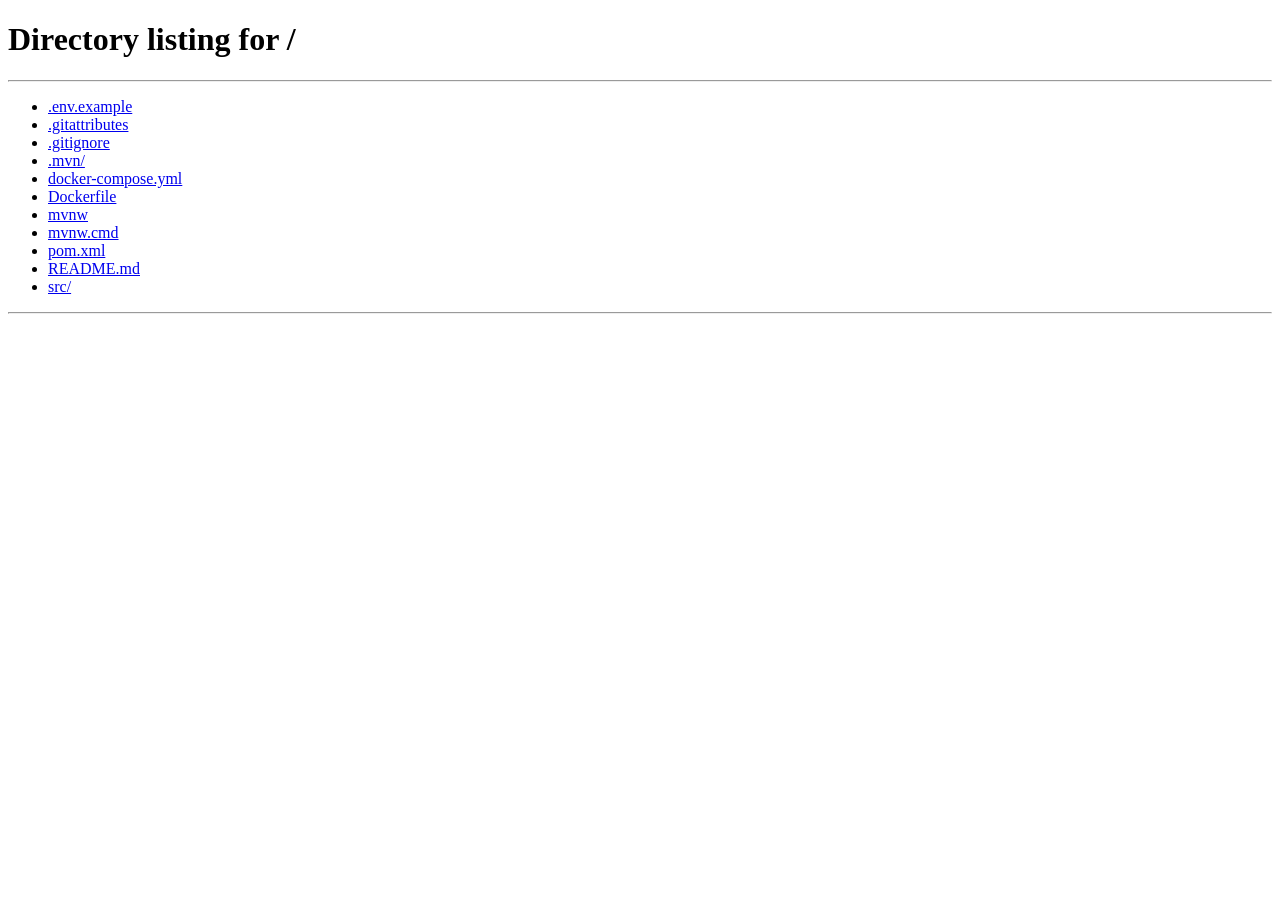
<file: src/main/resources/static/admin.html>
<!DOCTYPE html>
<html lang="vi">

<head>
    <meta charset="UTF-8">
    <meta name="viewport" content="width=device-width, initial-scale=1.0">
    <title>Quản lý - Hệ Thống Phân Loại Cà Chua</title>
    <meta name="description" content="Quản lý người dùng và vai trò hệ thống">
    <link rel="stylesheet" href="css/style.css">
    <link rel="stylesheet" href="css/layout.css">
    <link rel="stylesheet" href="css/components.css">
</head>

<body>
    <div class="app-wrapper">
        <!-- Sidebar Navigation -->
        <nav class="sidebar-nav" id="sidebar-nav">
            <div class="sidebar-logo">Hệ thống phân loại cà chua</div>
            <ul class="sidebar-menu">
                <li><a href="/" id="nav-home"><span class="nav-icon">📊</span> Giám sát</a></li>
                <li id="nav-history-item" class="hidden"><a href="/history.html" id="nav-history"><span class="nav-icon">🕐</span> Lịch sử</a></li>
                <li id="nav-admin-item"><a href="/admin.html" class="active" id="nav-admin"><span
                            class="nav-icon">👥</span> Quản lý người dùng</a></li>
            </ul>
            <div class="sidebar-actions" id="sidebar-actions">
                <a href="/help.html" class="sidebar-link" id="nav-help">
                    Trợ giúp
                </a>
                <button class="sidebar-link logout" id="btn-logout">
                    Đăng xuất
                </button>
            </div>
        </nav>

        <!-- Main Area -->
        <div class="main-area">
            <!-- Top Bar -->
            <div class="top-bar">
                <div class="top-bar-left mobile-only">
                    <div class="mobile-logo">
                        <div class="logo-icon-wrap"><svg viewBox="0 0 24 24" fill="none" stroke="currentColor" stroke-width="2"><path stroke-linecap="round" stroke-linejoin="round" d="M13 10V3L4 14h7v7l9-11h-7z"/></svg></div>
                        <span class="logo-text">TomatoQA</span>
                    </div>
                </div>
                
                <div class="top-bar-right">
                    <button class="theme-toggle-btn" title="Chuyển đổi giao diện">
                        <span class="theme-icon-sun">☀️</span>
                        <span class="theme-icon-moon">🌙</span>
                    </button>
                    <button class="icon-btn notification-btn desktop-only" title="Thông báo">
                        <svg viewBox="0 0 24 24" fill="none" stroke="currentColor" stroke-width="2"><path stroke-linecap="round" stroke-linejoin="round" d="M15 17h5l-1.405-1.405A2.032 2.032 0 0118 14.158V11a6.002 6.002 0 00-4-5.659V5a2 2 0 10-4 0v.341C7.67 6.165 6 8.388 6 11v3.159c0 .538-.214 1.055-.595 1.436L4 17h5m6 0v1a3 3 0 11-6 0v-1m6 0H9"/></svg>
                    </button>
                    <div class="user-info dropdown-wrapper" id="user-info">
                        <span id="user-display-name" class="desktop-only">Người dùng</span>
                        <div class="user-avatar" id="user-avatar">👤</div>
                        
                        <div class="dropdown-menu">
                            <button class="dropdown-item" id="topbar-btn-logout">
                                <svg viewBox="0 0 24 24" fill="none" stroke="currentColor" stroke-width="2"><path stroke-linecap="round" stroke-linejoin="round" d="M17 16l4-4m0 0l-4-4m4 4H7m6 4v1a3 3 0 01-3 3H6a3 3 0 01-3-3V7a3 3 0 013-3h4a3 3 0 013 3v1"/></svg>
                                Đăng xuất
                            </button>
                        </div>
                    </div>
                </div>
            </div>

            <!-- Main Content -->
            <div class="main-content">
                <div class="page-content">

                    <!-- User Management -->
                    <div class="section-card">
                        <div class="section-card-header">
                            <h2>Quản lý người dùng</h2>
                            <div class="header-actions">
                                <div class="search-bar">
                                    <input type="text" id="user-search-input" placeholder="Tìm kiếm Username..." />
                                    <button id="btn-user-search" class="btn btn-secondary btn-sm">Tìm</button>
                                </div>
                                <button id="btn-add-user" class="btn btn-outline btn-sm">Thêm người dùng mới</button>
                            </div>
                        </div>
                        <div class="table-container desktop-only">
                            <table class="table table-users" id="users-table">
                                <thead>
                                    <tr>
                                        <th>ID</th>
                                        <th>Tên đăng nhập</th>
                                        <th>Trạng thái</th>
                                        <th>Vai trò</th>
                                        <th>Hành động</th>
                                    </tr>
                                </thead>
                                <tbody id="user-body">
                                </tbody>
                            </table>
                        </div>
                        <div class="list-cards-container mobile-only" id="mobile-users-cards">
                            <!-- JS will load users here -->
                        </div>
                        <div class="pagination-container">
                            <button id="btn-user-prev" class="btn btn-outline btn-sm" disabled>Prev</button>
                            <span id="user-page-info">Page 1 of 1</span>
                            <button id="btn-user-next" class="btn btn-outline btn-sm" disabled>Next</button>
                        </div>
                    </div>

                    <!-- Role Management -->
                    <div class="section-card">
                        <div class="section-card-header">
                            <h2>Quản lý vai trò</h2>
                            <button id="btn-add-role" class="btn btn-outline btn-sm">Tạo vai trò mới</button>
                        </div>
                        <div class="table-container desktop-only">
                            <table class="table" id="roles-table">
                                <thead>
                                    <tr>
                                        <th>ID</th>
                                        <th>Tên vai trò</th>
                                        <th>Quyền hạn</th>
                                        <th>Hành động</th>
                                    </tr>
                                </thead>
                                <tbody id="role-body">
                                </tbody>
                            </table>
                        </div>
                        <div class="list-cards-container mobile-only" id="mobile-roles-cards">
                            <!-- JS will load roles here -->
                        </div>
                        <div class="pagination-container">
                            <button id="btn-role-prev" class="btn btn-outline btn-sm" disabled>Prev</button>
                            <span id="role-page-info">Page 1 of 1</span>
                            <button id="btn-role-next" class="btn btn-outline btn-sm" disabled>Next</button>
                        </div>
                    </div>

                    <!-- User Modal -->
                    <div id="user-modal" class="modal-overlay hidden">
                        <div class="modal-content">
                            <div class="modal-header">
                                <h3 id="user-modal-title">Thêm người dùng mới</h3>
                                <button class="modal-close" onclick="closeModal('user-modal')">&times;</button>
                            </div>
                            <form id="user-form">
                                <div class="modal-body">
                                    <div id="user-error" class="error-alert hidden"></div>
                                    <input type="hidden" id="userId" />
                                    <div class="form-group">
                                        <label for="username">Tên đăng nhập (tối thiểu 3 ký tự)</label>
                                        <input type="text" id="username" name="username" class="form-control"
                                            required />
                                    </div>
                                    <div class="form-group">
                                        <label for="password">Mật khẩu (tối thiểu 6 ký tự)</label>
                                        <input type="password" id="password" name="password" class="form-control" />
                                    </div>
                                    <div class="form-group checkbox-item">
                                        <input type="checkbox" id="enabled" name="enabled" checked />
                                        <label for="enabled">Kích hoạt tài khoản</label>
                                    </div>
                                    <div class="form-group">
                                        <label>Gán vai trò</label>
                                        <div class="checkbox-list" id="role-checkboxes"></div>
                                    </div>
                                </div>
                                <div class="modal-footer">
                                    <button type="button" class="btn btn-secondary"
                                        onclick="closeModal('user-modal')">Hủy</button>
                                    <button type="submit" class="btn btn-primary">Lưu người dùng</button>
                                </div>
                            </form>
                        </div>
                    </div>

                    <!-- Role Modal -->
                    <div id="role-modal" class="modal-overlay hidden">
                        <div class="modal-content">
                            <div class="modal-header">
                                <h3 id="role-modal-title">Tạo vai trò mới</h3>
                                <button class="modal-close" onclick="closeModal('role-modal')">&times;</button>
                            </div>
                            <form id="role-form">
                                <div class="modal-body">
                                    <div id="role-error" class="error-alert hidden"></div>
                                    <input type="hidden" id="roleId" />
                                    <div class="form-group">
                                        <label for="roleName">Tên vai trò</label>
                                        <input type="text" id="roleName" name="roleName" class="form-control"
                                            placeholder="VD: MANAGER" required />
                                    </div>
                                    <div class="form-group">
                                        <label>Gán quyền hạn</label>
                                        <div class="checkbox-list" id="permission-checkboxes"></div>
                                    </div>
                                </div>
                                <div class="modal-footer">
                                    <button type="button" class="btn btn-secondary"
                                        onclick="closeModal('role-modal')">Hủy</button>
                                    <button type="submit" class="btn btn-primary">Lưu vai trò</button>
                                </div>
                            </form>
                        </div>
                    </div>

                </div>
            </div>
        </div>
        <!-- Mobile Bottom Nav -->
        <nav class="mobile-bottom-nav">
            <a href="/" class="mobile-nav-item" id="mobile-nav-home">
                <svg viewBox="0 0 24 24" fill="none" stroke="currentColor" stroke-width="2"><path stroke-linecap="round" stroke-linejoin="round" d="M16 8v8m-4-5v5m-4-2v2m-2 4h12a2 2 0 002-2V6a2 2 0 00-2-2H6a2 2 0 00-2 2v12a2 2 0 002 2z"/></svg>
                <span>Giám sát</span>
            </a>
            <a href="/history.html" class="mobile-nav-item" id="mobile-nav-history" style="display:none;">
                <svg viewBox="0 0 24 24" fill="none" stroke="currentColor" stroke-width="2"><path stroke-linecap="round" stroke-linejoin="round" d="M12 8v4l3 3m6-3a9 9 0 11-18 0 9 9 0 0118 0z"/></svg>
                <span>Lịch sử</span>
            </a>
            <a href="/admin.html" class="mobile-nav-item active" id="mobile-nav-system" style="display:none;">
                <svg viewBox="0 0 24 24" fill="none" stroke="currentColor" stroke-width="2"><path stroke-linecap="round" stroke-linejoin="round" d="M12 6V4m0 2a2 2 0 100 4m0-4a2 2 0 110 4m-6 8a2 2 0 100-4m0 4a2 2 0 110-4m0 4v2m0-6V4m6 6v10m6-2a2 2 0 100-4m0 4a2 2 0 110-4m0 4v2m0-6V4"/></svg>
                <span>Quản lý</span>
            </a>
            <a href="/help.html" class="mobile-nav-item" id="mobile-nav-settings">
                <svg viewBox="0 0 24 24" fill="none" stroke="currentColor" stroke-width="2"><path stroke-linecap="round" stroke-linejoin="round" d="M10.325 4.317c.426-1.756 2.924-1.756 3.35 0a1.724 1.724 0 002.573 1.066c1.543-.94 3.31.826 2.37 2.37a1.724 1.724 0 001.065 2.572c1.756.426 1.756 2.924 0 3.35a1.724 1.724 0 00-1.066 2.573c.94 1.543-.826 3.31-2.37 2.37a1.724 1.724 0 00-2.572 1.065c-.426 1.756-2.924 1.756-3.35 0a1.724 1.724 0 00-2.573-1.066c-1.543.94-3.31-.826-2.37-2.37a1.724 1.724 0 00-1.065-2.572c-1.756-.426-1.756-2.924 0-3.35a1.724 1.724 0 001.066-2.573c-.94-1.543.826-3.31 2.37-2.37.996.608 2.296.07 2.572-1.065z"/><path stroke-linecap="round" stroke-linejoin="round" d="M15 12a3 3 0 11-6 0 3 3 0 016 0z"/></svg>
                <span>Trợ giúp</span>
            </a>
        </nav>
    </div>

    <script src="js/utils/theme.js"></script>
    <script src="js/utils/constants.js"></script>
    <script src="js/utils/helpers.js"></script>
    <script src="js/api.js"></script>
    <script src="js/components/header.js"></script>
    <script src="js/pages/admin.js"></script>
    <script>
        function closeModal(id) {
            document.getElementById(id).classList.add('hidden');
        }
    </script>
</body>

</html>
</file>
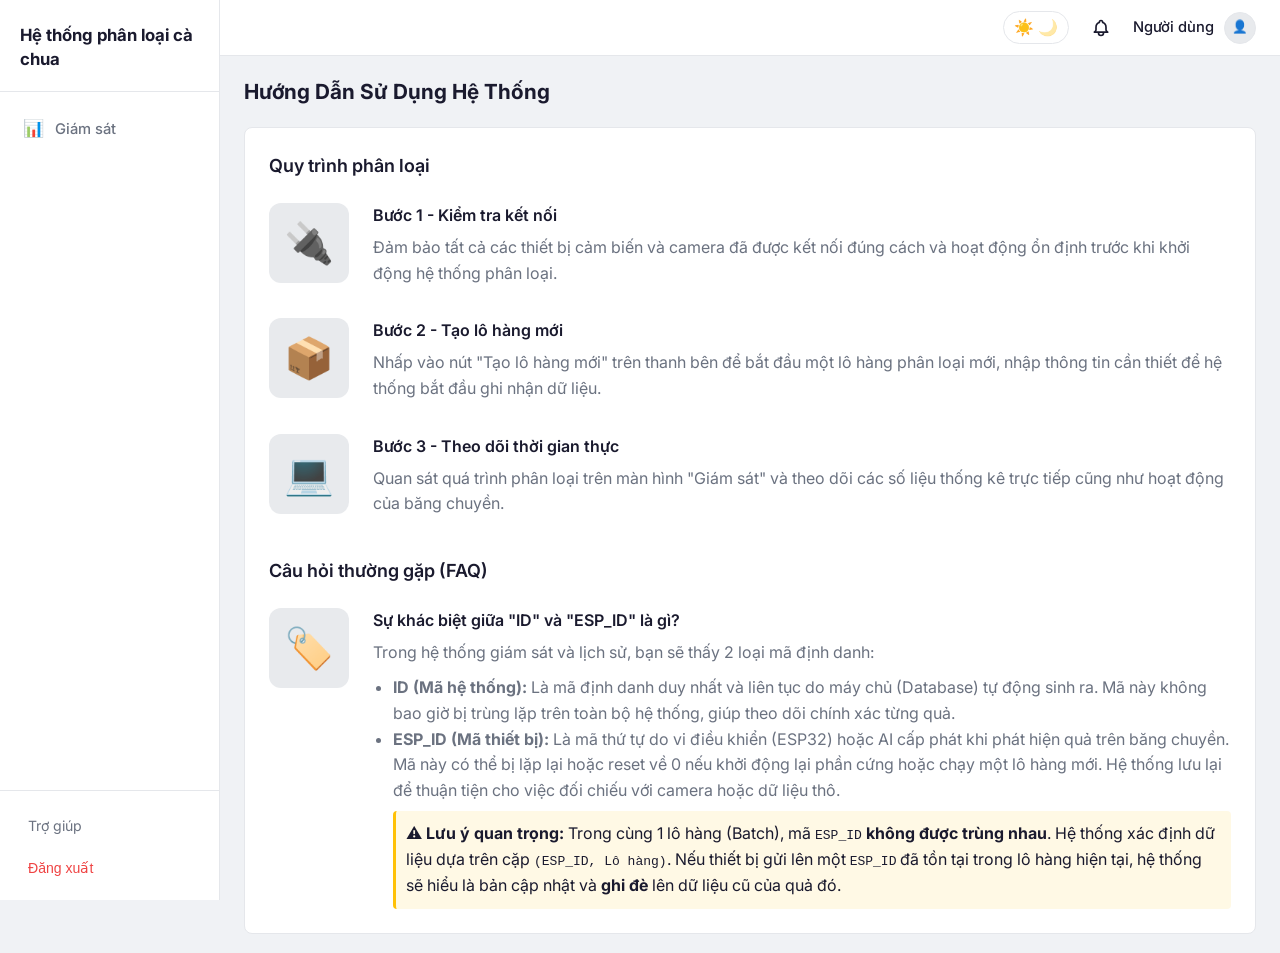
<file: src/main/resources/static/help.html>
<!DOCTYPE html>
<html lang="vi">

<head>
    <meta charset="UTF-8">
    <meta name="viewport" content="width=device-width, initial-scale=1.0">
    <title>Hướng Dẫn Sử Dụng - Hệ Thống Phân Loại Cà Chua</title>
    <meta name="description" content="Hướng dẫn sử dụng hệ thống phân loại">
    <link rel="stylesheet" href="css/style.css">
    <link rel="stylesheet" href="css/layout.css">
    <link rel="stylesheet" href="css/components.css">
    <link rel="stylesheet" href="css/help.css">
</head>

<body>
    <div class="app-wrapper">
        <!-- Sidebar Navigation -->
        <nav class="sidebar-nav" id="sidebar-nav">
            <div class="sidebar-logo">Hệ thống phân loại cà chua</div>
            <ul class="sidebar-menu">
                <li><a href="/" id="nav-home"><span class="nav-icon">📊</span> Giám sát</a></li>
                <li id="nav-history-item" class="hidden"><a href="/history.html" id="nav-history"><span class="nav-icon">🕐</span> Lịch sử</a></li>
                <li id="nav-admin-item" class="hidden"><a href="/admin.html" id="nav-admin"><span
                            class="nav-icon">👥</span> Quản lý người dùng</a></li>
            </ul>
            <div class="sidebar-actions" id="sidebar-actions">
                <a href="/help.html" class="sidebar-link active" id="nav-help">
                    Trợ giúp
                </a>
                <button class="sidebar-link logout" id="btn-logout">
                    Đăng xuất
                </button>
            </div>
        </nav>

        <!-- Main Area -->
        <div class="main-area">
            <!-- Top Bar -->
            <div class="top-bar">
                <div class="top-bar-left mobile-only">
                    <div class="mobile-logo">
                        <div class="logo-icon-wrap"><svg viewBox="0 0 24 24" fill="none" stroke="currentColor" stroke-width="2"><path stroke-linecap="round" stroke-linejoin="round" d="M13 10V3L4 14h7v7l9-11h-7z"/></svg></div>
                        <span class="logo-text">TomatoQA</span>
                    </div>
                </div>
                
                <div class="top-bar-right">
                    <button class="theme-toggle-btn" title="Chuyển đổi giao diện">
                        <span class="theme-icon-sun">☀️</span>
                        <span class="theme-icon-moon">🌙</span>
                    </button>
                    <button class="icon-btn notification-btn desktop-only" title="Thông báo">
                        <svg viewBox="0 0 24 24" fill="none" stroke="currentColor" stroke-width="2"><path stroke-linecap="round" stroke-linejoin="round" d="M15 17h5l-1.405-1.405A2.032 2.032 0 0118 14.158V11a6.002 6.002 0 00-4-5.659V5a2 2 0 10-4 0v.341C7.67 6.165 6 8.388 6 11v3.159c0 .538-.214 1.055-.595 1.436L4 17h5m6 0v1a3 3 0 11-6 0v-1m6 0H9"/></svg>
                    </button>
                    <div class="user-info dropdown-wrapper" id="user-info">
                        <span id="user-display-name" class="desktop-only">Người dùng</span>
                        <div class="user-avatar" id="user-avatar">👤</div>
                        
                        <div class="dropdown-menu">
                            <button class="dropdown-item" id="topbar-btn-logout">
                                <svg viewBox="0 0 24 24" fill="none" stroke="currentColor" stroke-width="2"><path stroke-linecap="round" stroke-linejoin="round" d="M17 16l4-4m0 0l-4-4m4 4H7m6 4v1a3 3 0 01-3 3H6a3 3 0 01-3-3V7a3 3 0 013-3h4a3 3 0 013 3v1"/></svg>
                                Đăng xuất
                            </button>
                        </div>
                    </div>
                </div>
            </div>

            <!-- Main Content -->
            <div class="main-content">
                <div class="page-content">
                    <h1 class="page-title">Hướng Dẫn Sử Dụng Hệ Thống</h1>



                    <!-- Content Panel -->
                    <div class="help-content-panel">
                        <div class="help-content-title">Quy trình phân loại</div>

                        <div class="help-step-list">
                            <!-- Step 1 -->
                            <div class="help-step-item">
                                <div class="help-step-icon">🔌</div>
                                <div class="help-step-content">
                                    <h3>Bước 1 - Kiểm tra kết nối</h3>
                                    <p>Đảm bảo tất cả các thiết bị cảm biến và camera đã được kết nối đúng cách và
                                        hoạt động ổn định trước khi khởi động hệ thống phân loại.</p>
                                </div>
                            </div>

                            <!-- Step 2 -->
                            <div class="help-step-item">
                                <div class="help-step-icon">📦</div>
                                <div class="help-step-content">
                                    <h3>Bước 2 - Tạo lô hàng mới</h3>
                                    <p>Nhấp vào nút "Tạo lô hàng mới" trên thanh bên để bắt đầu một lô hàng phân loại mới, nhập thông tin cần thiết để hệ thống bắt đầu ghi nhận dữ liệu.</p>
                                </div>
                            </div>

                            <!-- Step 3 -->
                            <div class="help-step-item">
                                <div class="help-step-icon">💻</div>
                                <div class="help-step-content">
                                    <h3>Bước 3 - Theo dõi thời gian thực</h3>
                                    <p>Quan sát quá trình phân loại trên màn hình "Giám sát" và theo dõi các số liệu
                                        thống kê trực tiếp cũng như hoạt động của băng chuyền.</p>
                                </div>
                            </div>
                        </div>

                        <div class="help-content-title" style="margin-top: 40px;">Câu hỏi thường gặp (FAQ)</div>
                        <div class="help-step-list">
                            <div class="help-step-item">
                                <div class="help-step-icon">🏷️</div>
                                <div class="help-step-content">
                                    <h3>Sự khác biệt giữa "ID" và "ESP_ID" là gì?</h3>
                                    <p>Trong hệ thống giám sát và lịch sử, bạn sẽ thấy 2 loại mã định danh:</p>
                                    <ul style="margin-top: 10px; padding-left: 20px; color: var(--text-secondary); line-height: 1.6;">
                                        <li><b>ID (Mã hệ thống):</b> Là mã định danh duy nhất và liên tục do máy chủ (Database) tự động sinh ra. Mã này không bao giờ bị trùng lặp trên toàn bộ hệ thống, giúp theo dõi chính xác từng quả.</li>
                                        <li>
                                            <b>ESP_ID (Mã thiết bị):</b> Là mã thứ tự do vi điều khiển (ESP32) hoặc AI cấp phát khi phát hiện quả trên băng chuyền. Mã này có thể bị lặp lại hoặc reset về 0 nếu khởi động lại phần cứng hoặc chạy một lô hàng mới. Hệ thống lưu lại để thuận tiện cho việc đối chiếu với camera hoặc dữ liệu thô.
                                            <div style="margin-top: 8px; padding: 10px; background: rgba(255, 193, 7, 0.1); border-left: 3px solid #ffc107; border-radius: 4px; color: var(--text-color);">
                                                <b>⚠️ Lưu ý quan trọng:</b> Trong cùng 1 lô hàng (Batch), mã <code>ESP_ID</code> <b>không được trùng nhau</b>. Hệ thống xác định dữ liệu dựa trên cặp <code>(ESP_ID, Lô hàng)</code>. Nếu thiết bị gửi lên một <code>ESP_ID</code> đã tồn tại trong lô hàng hiện tại, hệ thống sẽ hiểu là bản cập nhật và <b>ghi đè</b> lên dữ liệu cũ của quả đó.
                                            </div>
                                        </li>
                                    </ul>
                                </div>
                            </div>
                        </div>
                    </div>
                </div>

            </div>
        </div>
    </div>
        <!-- Mobile Bottom Nav -->
        <nav class="mobile-bottom-nav">
            <a href="/" class="mobile-nav-item" id="mobile-nav-home">
                <svg viewBox="0 0 24 24" fill="none" stroke="currentColor" stroke-width="2"><path stroke-linecap="round" stroke-linejoin="round" d="M16 8v8m-4-5v5m-4-2v2m-2 4h12a2 2 0 002-2V6a2 2 0 00-2-2H6a2 2 0 00-2 2v12a2 2 0 002 2z"/></svg>
                <span>Giám sát</span>
            </a>
            <a href="/history.html" class="mobile-nav-item" id="mobile-nav-history" style="display:none;">
                <svg viewBox="0 0 24 24" fill="none" stroke="currentColor" stroke-width="2"><path stroke-linecap="round" stroke-linejoin="round" d="M12 8v4l3 3m6-3a9 9 0 11-18 0 9 9 0 0118 0z"/></svg>
                <span>Lịch sử</span>
            </a>
            <a href="/admin.html" class="mobile-nav-item" id="mobile-nav-system" style="display:none;">
                <svg viewBox="0 0 24 24" fill="none" stroke="currentColor" stroke-width="2"><path stroke-linecap="round" stroke-linejoin="round" d="M12 6V4m0 2a2 2 0 100 4m0-4a2 2 0 110 4m-6 8a2 2 0 100-4m0 4a2 2 0 110-4m0 4v2m0-6V4m6 6v10m6-2a2 2 0 100-4m0 4a2 2 0 110-4m0 4v2m0-6V4"/></svg>
                <span>Quản lý</span>
            </a>
            <a href="/help.html" class="mobile-nav-item active" id="mobile-nav-settings">
                <svg viewBox="0 0 24 24" fill="none" stroke="currentColor" stroke-width="2"><path stroke-linecap="round" stroke-linejoin="round" d="M10.325 4.317c.426-1.756 2.924-1.756 3.35 0a1.724 1.724 0 002.573 1.066c1.543-.94 3.31.826 2.37 2.37a1.724 1.724 0 001.065 2.572c1.756.426 1.756 2.924 0 3.35a1.724 1.724 0 00-1.066 2.573c.94 1.543-.826 3.31-2.37 2.37a1.724 1.724 0 00-2.572 1.065c-.426 1.756-2.924 1.756-3.35 0a1.724 1.724 0 00-2.573-1.066c-1.543.94-3.31-.826-2.37-2.37a1.724 1.724 0 00-1.065-2.572c-1.756-.426-1.756-2.924 0-3.35a1.724 1.724 0 001.066-2.573c-.94-1.543.826-3.31 2.37-2.37.996.608 2.296.07 2.572-1.065z"/><path stroke-linecap="round" stroke-linejoin="round" d="M15 12a3 3 0 11-6 0 3 3 0 016 0z"/></svg>
                <span>Trợ giúp</span>
            </a>
        </nav>
    </div>

    <script src="js/utils/theme.js"></script>
    <script src="js/utils/constants.js"></script>
    <script src="js/utils/helpers.js"></script>
    <script src="js/api.js"></script>
    <script src="js/components/header.js"></script>
    <script>
        document.addEventListener('DOMContentLoaded', () => {
            initSidebar();

            // Simple logic to switch active cards (visual only for now)
            const cards = document.querySelectorAll('.help-category-card');
            cards.forEach(card => {
                card.addEventListener('click', () => {
                    cards.forEach(c => c.classList.remove('active'));
                    card.classList.add('active');
                });
            });
        });
    </script>
</body>

</html>
</file>
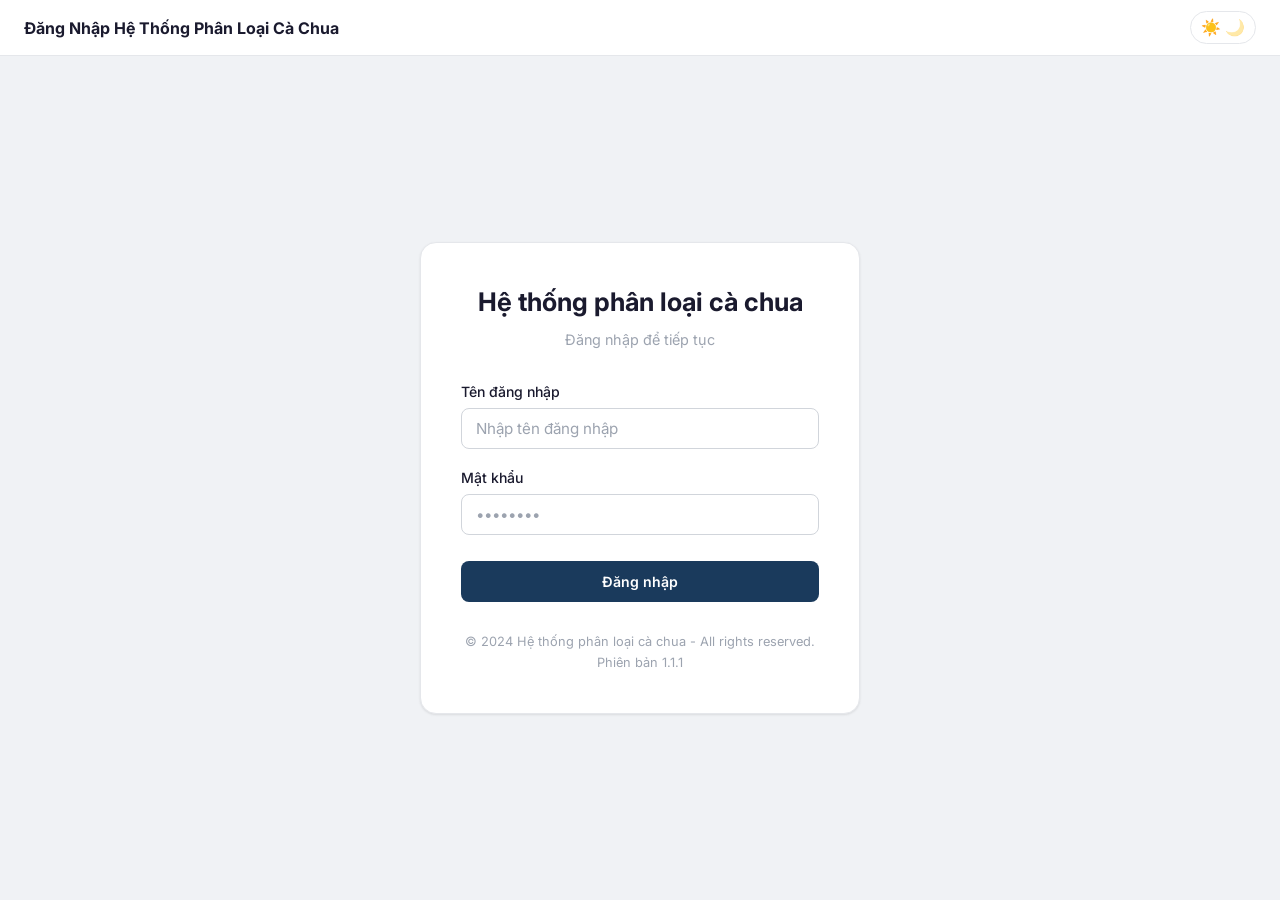
<file: src/main/resources/static/login.html>
<!DOCTYPE html>
<html lang="vi">

<head>
    <meta charset="UTF-8">
    <meta name="viewport" content="width=device-width, initial-scale=1.0">
    <title>Đăng Nhập - Hệ Thống Phân Loại Cà Chua</title>
    <meta name="description" content="Đăng nhập vào hệ thống phân loại cà chua tự động">
    <link rel="stylesheet" href="css/style.css">
    <link rel="stylesheet" href="css/layout.css">
    <link rel="stylesheet" href="css/components.css">
</head>

<body>
    <div class="login-page">
        <div class="login-topbar">
            <span class="login-topbar-title">Đăng Nhập Hệ Thống Phân Loại Cà Chua</span>
            <button class="theme-toggle-btn" title="Chuyển đổi giao diện">
                <span class="theme-icon-sun">☀️</span>
                <span class="theme-icon-moon">🌙</span>
            </button>
        </div>

        <div class="login-body">
            <div class="login-card">
                <h2>Hệ thống phân loại cà chua</h2>
                <p>Đăng nhập để tiếp tục</p>

                <form id="login-form">
                    <div id="error-message" class="error-alert hidden">
                        Tên đăng nhập hoặc mật khẩu không chính xác.
                    </div>

                    <div class="form-group">
                        <label for="username">Tên đăng nhập</label>
                        <input type="text" id="username" name="username" class="form-control"
                            placeholder="Nhập tên đăng nhập" required autocomplete="username" />
                    </div>

                    <div class="form-group">
                        <label for="password">Mật khẩu</label>
                        <input type="password" id="password" name="password" class="form-control" placeholder="••••••••"
                            required autocomplete="current-password" />
                    </div>

                    <button id="btn-submit" type="submit" class="btn btn-primary"
                        style="width: 100%; margin-top: 8px; padding: 12px;">
                        <span id="btn-text">Đăng nhập</span>
                    </button>
                </form>

                <div class="login-footer">
                    © 2024 Hệ thống phân loại cà chua - All rights reserved.<br>
                    Phiên bản 1.1.1
                </div>
            </div>
        </div>
    </div>

    <script src="js/utils/theme.js"></script>
    <script src="js/utils/constants.js"></script>
    <script src="js/api.js"></script>
    <script src="js/pages/login.js"></script>
</body>

</html>
</file>
<file: src/main/resources/static/css/style.css>
@import url('https://fonts.googleapis.com/css2?family=Inter:wght@400;500;600;700&display=swap');

/* ========== LIGHT THEME (Default) ========== */
:root {
    --primary-color: #1a3a5c;
    --primary-light: #2d5a8e;
    --accent-color: #3b82f6;
    --danger-color: #ef4444;
    --success-color: #22c55e;
    --warning-color: #f59e0b;
    --secondary-color: #6366f1;

    --bg-color: #f0f2f5;
    --bg-secondary: #e8eaed;
    --text-color: #1a1a2e;
    --text-secondary: #6b7280;
    --text-muted: #9ca3af;
    --border-color: #e5e7eb;
    --card-bg: #ffffff;
    --card-shadow: 0 1px 3px rgba(0,0,0,0.06), 0 1px 2px rgba(0,0,0,0.04);
    --card-shadow-hover: 0 4px 12px rgba(0,0,0,0.1);

    --sidebar-bg: #ffffff;
    --sidebar-border: #e5e7eb;
    --sidebar-active-bg: #eef2ff;
    --sidebar-active-color: #3b82f6;

    --topbar-bg: #ffffff;
    --topbar-border: #e5e7eb;

    --input-bg: #ffffff;
    --input-border: #d1d5db;
    --input-focus-border: #3b82f6;
    --input-focus-ring: rgba(59,130,246,0.2);

    --table-header-bg: #f8fafc;
    --table-row-hover: #f1f5f9;
    --table-border: #e5e7eb;

    --modal-overlay: rgba(0,0,0,0.4);

    --badge-ripe: #e91e63;
    --badge-unripe: #f59e0b;
    --badge-reject: #ef4444;
    --badge-detected: #ff9800;
    --badge-classified: #3b82f6;
    --badge-sorted: #22c55e;
    --badge-transferred: #8b5cf6;
    --badge-active: #22c55e;
    --badge-disabled: #ef4444;

    --system-running: #22c55e;
    --system-stopped: #ef4444;

    --scrollbar-track: #f1f1f1;
    --scrollbar-thumb: #c1c1c1;
}

/* ========== DARK THEME ========== */
[data-theme="dark"] {
    --bg-color: #0f172a;
    --bg-secondary: #1e293b;
    --text-color: #e2e8f0;
    --text-secondary: #94a3b8;
    --text-muted: #64748b;
    --border-color: #334155;
    --card-bg: #1e293b;
    --card-shadow: 0 1px 3px rgba(0,0,0,0.3), 0 1px 2px rgba(0,0,0,0.2);
    --card-shadow-hover: 0 4px 12px rgba(0,0,0,0.4);

    --sidebar-bg: #1e293b;
    --sidebar-border: #334155;
    --sidebar-active-bg: #1e3a5f;
    --sidebar-active-color: #60a5fa;

    --topbar-bg: #1e293b;
    --topbar-border: #334155;

    --input-bg: #334155;
    --input-border: #475569;
    --input-focus-border: #60a5fa;
    --input-focus-ring: rgba(96,165,250,0.3);

    --table-header-bg: #1e293b;
    --table-row-hover: #334155;
    --table-border: #334155;

    --modal-overlay: rgba(0,0,0,0.7);

    --scrollbar-track: #1e293b;
    --scrollbar-thumb: #475569;
}

[data-theme="dark"] .role-name-cell {
    color: #ffffff;
}

[data-theme="dark"] .badge.perm-badge {
    background-color: rgba(99, 102, 241, 0.15);
    color: #818cf8;
    border-color: rgba(99, 102, 241, 0.3);
}

/* ========== BASE RESET ========== */
* {
    box-sizing: border-box;
    margin: 0;
    padding: 0;
}

body {
    font-family: 'Inter', -apple-system, BlinkMacSystemFont, 'Segoe UI', sans-serif;
    background-color: var(--bg-color);
    color: var(--text-color);
    line-height: 1.5;
    -webkit-font-smoothing: antialiased;
    transition: background-color 0.3s ease, color 0.3s ease;
}

h1, h2, h3, h4, h5, h6 {
    margin-top: 0;
    font-weight: 600;
    color: var(--text-color);
}

a {
    text-decoration: none;
    color: inherit;
}

img {
    max-width: 100%;
    display: block;
}

/* Scrollbar */
::-webkit-scrollbar { width: 6px; height: 6px; }
::-webkit-scrollbar-track { background: var(--scrollbar-track); }
::-webkit-scrollbar-thumb { background: var(--scrollbar-thumb); border-radius: 3px; }
::-webkit-scrollbar-thumb:hover { background: var(--text-muted); }

/* Utility */
.hidden { display: none !important; }

/* Transitions for theme switching */
.sidebar-nav, .top-bar, .card, .stats-panel, .control-panel,
.queue, .table, .modal-content, .login-card, .form-control,
.btn, input, select {
    transition: background-color 0.3s ease, color 0.3s ease, border-color 0.3s ease, box-shadow 0.3s ease;
}

.role-name-cell {
    font-weight: 600;
    color: var(--primary-color);
}
</file>
<file: src/main/resources/static/css/layout.css>
/* ========== APP WRAPPER ========== */
.app-wrapper {
    display: flex;
    min-height: 100vh;
}

/* ========== SIDEBAR NAVIGATION ========== */
.sidebar-nav {
    width: 220px;
    min-width: 220px;
    background-color: var(--sidebar-bg);
    border-right: 1px solid var(--sidebar-border);
    display: flex;
    flex-direction: column;
    position: fixed;
    top: 0;
    left: 0;
    bottom: 0;
    z-index: 100;
    overflow-y: auto;
}

.sidebar-logo {
    padding: 24px 20px 20px;
    font-size: 1.05em;
    font-weight: 700;
    color: var(--text-color);
    line-height: 1.4;
    border-bottom: 1px solid var(--sidebar-border);
}

.sidebar-menu {
    flex: 1;
    padding: 12px 0;
    list-style: none;
}

.sidebar-menu li a {
    display: flex;
    align-items: center;
    gap: 12px;
    padding: 12px 20px;
    color: var(--text-secondary);
    font-size: 0.92em;
    font-weight: 500;
    border-left: 3px solid transparent;
    transition: all 0.2s ease;
}

.sidebar-menu li a:hover {
    color: var(--text-color);
    background-color: var(--sidebar-active-bg);
}

.sidebar-menu li a.active {
    color: var(--sidebar-active-color);
    background-color: var(--sidebar-active-bg);
    border-left-color: var(--sidebar-active-color);
    font-weight: 600;
}

.sidebar-menu li a .nav-icon {
    font-size: 1.15em;
    width: 20px;
    text-align: center;
}

.sidebar-actions {
    padding: 16px;
    border-top: 1px solid var(--sidebar-border);
    display: flex;
    flex-direction: column;
    gap: 8px;
}

.sidebar-actions .btn-new-batch {
    display: flex;
    align-items: center;
    justify-content: center;
    gap: 8px;
    padding: 10px;
    background-color: var(--accent-color);
    color: white;
    border: none;
    border-radius: 8px;
    font-size: 0.9em;
    font-weight: 600;
    cursor: pointer;
    transition: background-color 0.2s;
}

.sidebar-actions .btn-new-batch:hover {
    background-color: var(--primary-light);
}

.sidebar-actions .sidebar-link {
    display: flex;
    align-items: center;
    gap: 10px;
    padding: 8px 12px;
    color: var(--text-secondary);
    font-size: 0.88em;
    cursor: pointer;
    border-radius: 6px;
    transition: all 0.2s;
    border: none;
    background: none;
    width: 100%;
    text-align: left;
}

.sidebar-actions .sidebar-link:hover {
    color: var(--text-color);
    background-color: var(--sidebar-active-bg);
}

.sidebar-actions .sidebar-link.logout {
    color: var(--danger-color);
}

/* ========== TOP BAR ========== */
.top-bar {
    height: 56px;
    background-color: var(--topbar-bg);
    border-bottom: 1px solid var(--topbar-border);
    display: flex;
    align-items: center;
    justify-content: space-between;
    padding: 0 24px;
    position: sticky;
    top: 0;
    z-index: 50;
}

.top-bar-right {
    display: flex;
    align-items: center;
    gap: 16px;
    margin-left: auto;
}

.icon-btn {
    background: none;
    border: none;
    color: var(--text-color);
    width: 32px;
    height: 32px;
    display: flex;
    align-items: center;
    justify-content: center;
    cursor: pointer;
    border-radius: 50%;
    transition: background-color 0.2s;
}
.icon-btn:hover {
    background-color: var(--bg-secondary);
}
.icon-btn svg { width: 20px; height: 20px; }

.mobile-only { display: none; }

.dropdown-wrapper {
    position: relative;
    cursor: pointer;
}
.dropdown-menu {
    position: absolute;
    top: 100%;
    right: 0;
    margin-top: 8px;
    background-color: var(--card-bg);
    border: 1px solid var(--border-color);
    border-radius: 8px;
    box-shadow: var(--card-shadow);
    padding: 8px 0;
    min-width: 150px;
    display: none;
    flex-direction: column;
    z-index: 100;
}
.dropdown-wrapper.active .dropdown-menu {
    display: flex;
}
.dropdown-item {
    padding: 10px 16px;
    display: flex;
    align-items: center;
    gap: 8px;
    background: none;
    border: none;
    color: var(--danger-color);
    width: 100%;
    text-align: left;
    font-size: 0.9em;
    font-weight: 500;
    cursor: pointer;
    font-family: inherit;
}
.dropdown-item:hover {
    background-color: var(--bg-secondary);
}
.dropdown-item svg { width: 16px; height: 16px; }

.theme-toggle-btn {
    display: flex;
    align-items: center;
    gap: 4px;
    padding: 6px 10px;
    border: 1px solid var(--border-color);
    border-radius: 20px;
    background: var(--card-bg);
    cursor: pointer;
    font-size: 1em;
    transition: all 0.2s;
}

.theme-toggle-btn:hover {
    background: var(--bg-secondary);
}

.theme-icon-sun, .theme-icon-moon {
    font-size: 1em;
    transition: opacity 0.3s;
}

.user-info {
    display: flex;
    align-items: center;
    gap: 10px;
    font-size: 0.92em;
    font-weight: 500;
    color: var(--text-color);
}

.user-avatar {
    width: 32px;
    height: 32px;
    border-radius: 50%;
    background: var(--bg-secondary);
    display: flex;
    align-items: center;
    justify-content: center;
    font-size: 0.85em;
    color: var(--text-secondary);
    border: 1px solid var(--border-color);
}

/* ========== MAIN CONTENT AREA ========== */
.main-area {
    margin-left: 220px;
    flex: 1;
    display: flex;
    flex-direction: column;
    min-height: 100vh;
}

.main-content {
    flex: 1;
    padding: 20px 24px;
    overflow-y: auto;
}

/* ========== DASHBOARD LAYOUT ========== */
.dashboard-layout {
    display: flex;
    gap: 20px;
    height: calc(100vh - 96px); /* 56 topbar + 40 padding */
}

.dashboard-queues {
    flex: 3;
    display: flex;
    gap: 16px;
    overflow-x: auto;
    min-width: 0;
    min-height: 0;
}

.dashboard-right {
    flex: 1;
    min-width: 260px;
    max-width: 320px;
    display: flex;
    flex-direction: column;
    gap: 16px;
    overflow-y: auto;
}

/* ========== HISTORY / ADMIN LAYOUT ========== */
.page-content {
    max-width: 100%;
}

.page-title {
    font-size: 1.3em;
    font-weight: 700;
    margin-bottom: 20px;
    color: var(--text-color);
}

/* ========== LOGIN LAYOUT ========== */
.login-page {
    min-height: 100vh;
    display: flex;
    flex-direction: column;
    background-color: var(--bg-color);
}

.login-topbar {
    height: 56px;
    background-color: var(--topbar-bg);
    border-bottom: 1px solid var(--topbar-border);
    display: flex;
    align-items: center;
    justify-content: space-between;
    padding: 0 24px;
}

.login-topbar-title {
    font-size: 1em;
    font-weight: 700;
    color: var(--text-color);
}

.login-body {
    flex: 1;
    display: flex;
    align-items: center;
    justify-content: center;
    padding: 40px 20px;
}

/* Filter bar */
.filter-bar {
    display: flex;
    align-items: center;
    justify-content: space-between;
    margin-bottom: 20px;
    gap: 16px;
    flex-wrap: wrap;
}

.filter-bar label {
    font-size: 0.92em;
    font-weight: 500;
    color: var(--text-secondary);
    margin-right: 8px;
}

.filter-bar select {
    padding: 8px 32px 8px 12px;
    border: 1px solid var(--input-border);
    border-radius: 6px;
    background-color: var(--input-bg);
    color: var(--text-color);
    font-size: 0.9em;
    font-family: inherit;
    cursor: pointer;
    min-width: 200px;
    appearance: auto;
}

.filter-bar select:focus {
    border-color: var(--input-focus-border);
    outline: none;
    box-shadow: 0 0 0 3px var(--input-focus-ring);
}

/* ========== MOBILE BOTTOM NAV & RESPONSIVE ========== */
.mobile-bottom-nav {
    display: none;
}

@media (max-width: 768px) {
    .sidebar-nav {
        display: none;
    }

    .main-area {
        margin-left: 0;
        padding-bottom: 60px;
    }

    .mobile-bottom-nav {
        display: flex;
        position: fixed;
        bottom: 0;
        left: 0;
        right: 0;
        height: 60px;
        background-color: var(--card-bg);
        border-top: 1px solid var(--border-color);
        z-index: 1000;
        justify-content: space-around;
        align-items: center;
        box-shadow: 0 -2px 10px rgba(0,0,0,0.05);
    }

    .mobile-nav-item {
        display: flex;
        flex-direction: column;
        align-items: center;
        justify-content: center;
        color: var(--text-muted);
        text-decoration: none;
        font-size: 0.75em;
        font-weight: 500;
        flex: 1;
        height: 100%;
        gap: 4px;
        transition: color 0.2s;
    }

    .mobile-nav-item svg {
        width: 24px;
        height: 24px;
    }

    .mobile-nav-item.active {
        color: var(--accent-color);
        font-weight: 600;
    }

    .dashboard-layout {
        display: flex;
        flex-direction: column;
        height: auto;
    }
    
    .dashboard-right {
        max-width: 100%;
        order: -1;
    }
    
    .top-bar {
        padding: 0 16px;
    }
    
    .main-content {
        padding: 16px;
    }
    
    .filter-bar {
        flex-direction: column;
        align-items: stretch;
    }
    
    .filter-bar select {
        width: 100%;
    }
    
    .login-card {
        padding: 24px;
        box-shadow: none;
        background: transparent;
    }
    
    .login-body {
        padding: 20px;
    }
    
    .mobile-only { display: flex !important; }
    .desktop-only { display: none !important; }
    .top-bar { padding: 0 16px; }
    
    .mobile-logo {
        display: flex;
        align-items: center;
        gap: 8px;
        font-weight: 700;
        font-size: 1.25em;
        color: var(--text-color);
    }
    .logo-icon-wrap {
        width: 32px; height: 32px;
        background-color: var(--primary-color);
        color: white;
        border-radius: 50%;
        display: flex; align-items: center; justify-content: center;
    }
    .logo-icon-wrap svg { width: 20px; height: 20px; }
}
</file>
<file: src/main/resources/static/css/components.css>
/* ========== QUEUE ========== */
.queue {
    flex: 1;
    background-color: var(--card-bg);
    border: 1px solid var(--border-color);
    border-radius: 12px;
    display: flex;
    flex-direction: column;
    min-width: 240px;
    box-shadow: var(--card-shadow);
    min-height: 0;
}

.queue-header {
    padding: 14px 16px;
    border-bottom: 1px solid var(--border-color);
    border-radius: 12px 12px 0 0;
    font-weight: 600;
    font-size: 0.92em;
    display: flex;
    align-items: center;
    gap: 10px;
    color: var(--text-color);
    background-color: var(--card-bg);
}

.queue-header .queue-icon {
    font-size: 1.1em;
}

.queue-header .queue-count {
    background-color: var(--bg-secondary);
    color: var(--text-secondary);
    padding: 2px 8px;
    border-radius: 10px;
    font-size: 0.8em;
    font-weight: 600;
    margin-left: auto;
}

.queue-body {
    flex: 1;
    padding: 12px;
    overflow-y: auto;
    display: flex;
    flex-direction: column;
    gap: 12px;
}

/* ========== FRUIT CARD ========== */
.fruit-card {
    border: 1px solid var(--border-color);
    border-radius: 10px;
    background-color: var(--card-bg);
    overflow: hidden;
    transition: box-shadow 0.2s;
    flex-shrink: 0;
}

.fruit-card:hover {
    box-shadow: var(--card-shadow-hover);
}

.fruit-card-img-wrapper {
    position: relative;
    width: 100%;
    aspect-ratio: 4/3;
    background: var(--bg-secondary);
    overflow: hidden;
}

.fruit-card-img-wrapper img {
    width: 100%;
    height: 100%;
    object-fit: cover;
}

.fruit-card-img-wrapper .fruit-no-img {
    width: 100%;
    height: 100%;
    display: flex;
    align-items: center;
    justify-content: center;
    color: var(--text-muted);
    font-size: 0.85em;
}

.fruit-card-id-overlay {
    position: absolute;
    top: 8px;
    left: 8px;
    background: rgba(0,0,0,0.6);
    color: white;
    padding: 3px 10px;
    border-radius: 6px;
    font-size: 0.78em;
    font-weight: 600;
    backdrop-filter: blur(4px);
}

.fruit-card-body {
    padding: 12px;
    display: flex;
    flex-direction: column;
    gap: 6px;
    font-size: 0.85em;
}

.fruit-card-row {
    display: flex;
    justify-content: space-between;
    align-items: center;
    gap: 8px;
    color: var(--text-secondary);
}

.fruit-card-row b {
    color: var(--text-color);
    font-weight: 500;
    min-width: 65px;
}

.fruit-card-row .dot {
    width: 6px;
    height: 6px;
    border-radius: 50%;
    background-color: var(--accent-color);
    flex-shrink: 0;
}

/* Queue 3 - sorted list style */
.sorted-item {
    display: flex;
    align-items: center;
    padding: 10px 14px;
    border-bottom: 1px solid var(--border-color);
    gap: 16px;
    font-size: 0.85em;
}

.sorted-item:last-child {
    border-bottom: none;
}

.sorted-item-id {
    font-weight: 600;
    color: var(--text-color);
    min-width: 70px;
}

.sorted-item-time {
    color: var(--text-muted);
    font-size: 0.9em;
}

.sorted-item-label {
    margin-left: auto;
}

.sorted-item-confidence {
    color: var(--text-secondary);
    min-width: 40px;
    text-align: right;
}

/* ========== BADGES ========== */
.badge {
    display: inline-block;
    padding: 3px 10px;
    border-radius: 12px;
    font-size: 0.78em;
    font-weight: 600;
    color: white;
    white-space: nowrap;
}

.badge.detected, .badge.wait { background-color: var(--badge-detected); }
.badge.classified, .badge.ready { background-color: var(--badge-classified); }
.badge.sorted { background-color: var(--badge-sorted); }
.badge.transferred { background-color: var(--badge-transferred); }
.badge.ripe { background-color: var(--badge-ripe); }
.badge.green, .badge.unripe { background-color: var(--badge-unripe); }
.badge.reject { background-color: var(--badge-reject); }
.badge.tomato { background-color: #f44336; }
.badge.active-status { background-color: var(--badge-active); }
.badge.disabled-status { background-color: var(--badge-disabled); }

/* Admin badge colors */
.badge.role-admin { background-color: var(--primary-color); color: white; }
.badge.role-operator { background-color: #6b7280; color: white; }
.badge.role-default { background-color: #8b5cf6; color: white; }
.badge.perm-badge { background-color: #e0e7ff; color: #4338ca; border: 1px solid #c7d2fe; }

/* ========== PANELS ========== */
.panel {
    background-color: var(--card-bg);
    border: 1px solid var(--border-color);
    border-radius: 12px;
    box-shadow: var(--card-shadow);
    overflow: hidden;
}

.panel-title {
    padding: 16px 18px 8px;
    font-size: 0.95em;
    font-weight: 700;
    color: var(--text-color);
}

.panel-body {
    padding: 8px 18px 16px;
}

/* Stats Panel */
.stats-list {
    list-style: none;
    padding: 0;
}

.stats-list li {
    display: flex;
    align-items: center;
    justify-content: space-between;
    padding: 6px 0;
    border-left: 3px solid transparent;
    padding-left: 12px;
    margin-bottom: 2px;
}

.stats-list li .stats-label {
    font-size: 0.9em;
    color: var(--text-secondary);
}

.stats-list li .stats-value {
    font-size: 1.5em;
    font-weight: 700;
    color: var(--text-color);
}

.stats-list li.stat-total { border-left-color: var(--accent-color); }
.stats-list li.stat-wait { border-left-color: var(--badge-detected); }
.stats-list li.stat-ripe { border-left-color: var(--badge-ripe); }
.stats-list li.stat-unripe { border-left-color: var(--badge-unripe); }
.stats-list li.stat-reject { border-left-color: var(--badge-reject); }

/* System Status Panel */
.system-status-display {
    display: flex;
    flex-direction: column;
    align-items: center;
    padding: 16px 0;
    gap: 12px;
}

.system-status-indicator {
    width: 60px;
    height: 60px;
    border-radius: 50%;
    background-color: var(--system-running);
    box-shadow: 0 0 20px rgba(34,197,94,0.3);
    transition: all 0.5s;
}

.system-status-indicator.stopped {
    background-color: var(--system-stopped);
    box-shadow: 0 0 20px rgba(239,68,68,0.3);
}

.system-status-text {
    font-size: 0.92em;
    font-weight: 600;
    color: var(--text-color);
}

/* Batch Info Panel */
.batch-info {
    padding: 4px 0;
}

.batch-info .batch-name {
    font-size: 1em;
    font-weight: 700;
    color: var(--text-color);
    margin-bottom: 4px;
}

.batch-info .batch-detail {
    font-size: 0.85em;
    color: var(--text-muted);
}

/* ========== BUTTONS ========== */
.btn {
    display: inline-flex;
    align-items: center;
    justify-content: center;
    gap: 6px;
    padding: 10px 18px;
    border: none;
    border-radius: 8px;
    cursor: pointer;
    font-weight: 600;
    font-size: 0.88em;
    font-family: inherit;
    color: white;
    transition: all 0.2s;
}

.btn:disabled {
    opacity: 0.5;
    cursor: not-allowed;
}

.btn-primary { background-color: var(--primary-color); }
.btn-primary:hover:not(:disabled) { background-color: var(--primary-light); }
.btn-danger { background-color: var(--danger-color); }
.btn-danger:hover:not(:disabled) { opacity: 0.9; }
.btn-secondary {
    background-color: var(--bg-secondary);
    color: var(--text-color);
    border: 1px solid var(--border-color);
}
.btn-secondary:hover:not(:disabled) { background-color: var(--border-color); }
.btn-accent { background-color: var(--accent-color); }
.btn-accent:hover:not(:disabled) { opacity: 0.9; }
.btn-success { background-color: var(--success-color); color: white; border: none; }
.btn-success:hover:not(:disabled) { filter: brightness(1.1); }
.btn-outline {
    background: none;
    color: var(--text-color);
    border: 1px solid var(--border-color);
}
.btn-outline:hover:not(:disabled) { background-color: var(--bg-secondary); }

.btn-sm {
    padding: 6px 12px;
    font-size: 0.82em;
}

.btn-icon {
    width: 32px;
    height: 32px;
    padding: 0;
    border-radius: 6px;
    font-size: 1em;
}

/* ========== TABLES ========== */
.table-container {
    overflow-x: auto;
    border: 1px solid var(--table-border);
    border-radius: 12px;
    background-color: var(--card-bg);
    box-shadow: var(--card-shadow);
}

.table {
    width: 100%;
    border-collapse: collapse;
}

.table th {
    padding: 12px 16px;
    background-color: var(--table-header-bg);
    font-size: 0.82em;
    font-weight: 600;
    color: var(--text-secondary);
    text-align: left;
    text-transform: uppercase;
    letter-spacing: 0.3px;
    border-bottom: 1px solid var(--table-border);
    white-space: nowrap;
}

.table td {
    padding: 12px 16px;
    border-bottom: 1px solid var(--table-border);
    font-size: 0.9em;
    color: var(--text-color);
    vertical-align: middle;
}

.table tbody tr:last-child td {
    border-bottom: none;
}

.table tbody tr:hover {
    background-color: var(--table-row-hover);
}

.table .table-img {
    width: 56px;
    height: 56px;
    object-fit: cover;
    border-radius: 8px;
    border: 1px solid var(--border-color);
}

.table .table-no-img {
    width: 56px;
    height: 56px;
    background: var(--bg-secondary);
    display: flex;
    align-items: center;
    justify-content: center;
    border-radius: 8px;
    font-size: 0.7em;
    color: var(--text-muted);
}

/* ========== FORMS ========== */
.form-group {
    margin-bottom: 18px;
}

.form-group label {
    display: block;
    margin-bottom: 6px;
    font-weight: 500;
    font-size: 0.88em;
    color: var(--text-color);
}

.form-control {
    width: 100%;
    padding: 10px 14px;
    border: 1px solid var(--input-border);
    border-radius: 8px;
    font-size: 0.95em;
    font-family: inherit;
    outline: none;
    background-color: var(--input-bg);
    color: var(--text-color);
    transition: all 0.2s;
}

.form-control:focus {
    border-color: var(--input-focus-border);
    box-shadow: 0 0 0 3px var(--input-focus-ring);
}

.form-control::placeholder {
    color: var(--text-muted);
}

/* ========== LOGIN CARD ========== */
.login-card {
    background-color: var(--card-bg);
    border: 1px solid var(--border-color);
    border-radius: 16px;
    width: 100%;
    max-width: 440px;
    padding: 40px;
    box-shadow: var(--card-shadow);
    text-align: center;
}

.login-card h2 {
    font-size: 1.6em;
    font-weight: 700;
    margin-bottom: 8px;
    color: var(--text-color);
}

.login-card p {
    color: var(--text-muted);
    font-size: 0.9em;
    margin-bottom: 30px;
}

.login-card .form-group {
    text-align: left;
}

.login-footer {
    margin-top: 30px;
    font-size: 0.8em;
    color: var(--text-muted);
    line-height: 1.6;
}

/* ========== ERROR ALERT ========== */
.error-alert {
    background-color: #fef2f2;
    color: var(--danger-color);
    padding: 10px 14px;
    border-radius: 8px;
    border: 1px solid #fecaca;
    margin-bottom: 16px;
    font-size: 0.88em;
    text-align: center;
}

[data-theme="dark"] .error-alert {
    background-color: rgba(239,68,68,0.1);
    border-color: rgba(239,68,68,0.3);
}

/* ========== MODALS ========== */
.modal-overlay {
    position: fixed;
    top: 0; left: 0; right: 0; bottom: 0;
    background-color: var(--modal-overlay);
    display: flex;
    align-items: center;
    justify-content: center;
    z-index: 1000;
    backdrop-filter: blur(4px);
}

.modal-content {
    background-color: var(--card-bg);
    border-radius: 16px;
    width: 90%;
    max-width: 480px;
    box-shadow: 0 20px 60px rgba(0,0,0,0.3);
    display: flex;
    flex-direction: column;
    max-height: 90vh;
}

.modal-header {
    padding: 20px 24px;
    border-bottom: 1px solid var(--border-color);
    display: flex;
    justify-content: space-between;
    align-items: center;
}

.modal-header h3 {
    margin: 0;
    font-size: 1.1em;
    color: var(--text-color);
}

.modal-close {
    background: none;
    border: none;
    font-size: 1.4em;
    cursor: pointer;
    color: var(--text-muted);
    padding: 4px;
    line-height: 1;
}

.modal-close:hover {
    color: var(--danger-color);
}

.modal-body {
    padding: 24px;
    flex-grow: 1;
    overflow-y: auto;
}

.modal-footer {
    padding: 16px 24px;
    border-top: 1px solid var(--border-color);
    display: flex;
    justify-content: flex-end;
    gap: 10px;
}

.checkbox-list {
    max-height: 180px;
    overflow-y: auto;
    border: 1px solid var(--border-color);
    padding: 10px;
    border-radius: 8px;
    background-color: var(--bg-secondary);
}

.checkbox-item {
    display: flex;
    align-items: center;
    gap: 10px;
    margin-bottom: 8px;
}

.checkbox-item:last-child {
    margin-bottom: 0;
}

.checkbox-item label {
    margin: 0;
    font-weight: normal;
    cursor: pointer;
    font-size: 0.9em;
}

.checkbox-item input[type="checkbox"] {
    accent-color: var(--accent-color);
    width: 16px;
    height: 16px;
}

/* ========== PAGINATION ========== */
.pagination-container {
    display: flex;
    justify-content: flex-end;
    align-items: center;
    margin-top: 12px;
    gap: 10px;
    font-size: 0.88em;
    color: var(--text-secondary);
}

/* ========== SEARCH BAR ========== */
.search-bar {
    display: flex;
    align-items: center;
    gap: 8px;
}

.search-bar input {
    padding: 8px 14px;
    border: 1px solid var(--input-border);
    border-radius: 8px;
    font-size: 0.88em;
    font-family: inherit;
    width: 220px;
    background-color: var(--input-bg);
    color: var(--text-color);
    outline: none;
}

.search-bar input:focus {
    border-color: var(--input-focus-border);
    box-shadow: 0 0 0 3px var(--input-focus-ring);
}

/* ========== SECTION CARD (Admin) ========== */
.section-card {
    background-color: var(--card-bg);
    border: 1px solid var(--border-color);
    border-radius: 12px;
    padding: 24px;
    margin-bottom: 24px;
    box-shadow: var(--card-shadow);
}

.section-card-header {
    display: flex;
    justify-content: space-between;
    align-items: center;
    margin-bottom: 16px;
}

.section-card-header h2 {
    font-size: 1.15em;
    font-weight: 700;
    margin: 0;
}

.header-actions {
    display: flex;
    gap: 10px;
    align-items: center;
}

@media (max-width: 768px) {
    .section-card-header {
        flex-direction: column;
        align-items: stretch;
        gap: 16px;
    }
    .section-card-header .btn {
        width: 100%;
        padding: 12px;
    }
    .header-actions {
        flex-direction: column;
        align-items: stretch;
        width: 100%;
    }
    .header-actions .search-bar {
        width: 100%;
        display: flex;
    }
    .header-actions .search-bar input {
        flex: 1;
        width: auto;
    }
    .header-actions .search-bar .btn {
        width: auto;
        padding: 8px 16px;
        white-space: nowrap;
    }
}

/* ========== ACTION BUTTONS IN TABLE ========== */
.action-btns {
    display: flex;
    gap: 6px;
    align-items: center;
}

/* ========== RESPONSIVE TABLES (CARDS) ========== */
@media (max-width: 768px) {
    .table-container {
        border: none;
        box-shadow: none;
        background: transparent;
        overflow: visible;
    }
    
    .table-container table,
    .table-container thead,
    .table-container tbody,
    .table-container th,
    .table-container td,
    .table-container tr {
        display: block;
        width: 100%;
    }
    
    .table-container thead tr {
        position: absolute;
        top: -9999px;
        left: -9999px;
    }
    
    .table-container tr {
        background-color: var(--card-bg);
        border: 1px solid var(--border-color);
        border-radius: 12px;
        margin-bottom: 16px;
        box-shadow: var(--card-shadow);
        position: relative;
        padding: 16px;
    }
    
    .table-container td {
        border: none;
        padding: 4px 0;
    }
    
    .table-history tr {
        display: grid;
        grid-template-columns: 80px 1fr;
        grid-template-areas: 
            "img id"
            "img status"
            "img batch"
            "img time";
        gap: 2px 16px;
        align-items: center;
    }
    
    .table-history td { border-bottom: none !important; }
    .table-history td:nth-child(1) { grid-area: id; font-weight: 600; font-size: 1.05em; color: var(--text-color); }
    .table-history td:nth-child(2) { grid-area: time; color: var(--text-muted); font-size: 0.85em; text-align: right; position: absolute; top: 16px; right: 16px; }
    .table-history td:nth-child(3) { grid-area: batch; color: var(--text-secondary); font-size: 0.9em; }
    .table-history td:nth-child(4) { grid-area: status; display: flex; align-items: center;}
    .table-history td:nth-child(5) { grid-area: img; padding: 0;}
    .table-history td:nth-child(5) img {
        width: 80px !important;
        height: 80px !important;
        border-radius: 8px;
        margin: 0;
    }
    
    .table-users tr {
        display: grid;
        grid-template-columns: 1fr auto;
        grid-template-areas: 
            "name actions"
            "status actions"
            "roles actions";
        align-items: center;
        gap: 4px 12px;
    }
    
    .table-users td:nth-child(1) { display: none; }
    .table-users td:nth-child(2) { grid-area: name; }
    .table-users td:nth-child(3) { grid-area: status; }
    .table-users td:nth-child(4) { grid-area: roles; margin-top: 8px; }
    .table-users td:nth-child(5) { grid-area: actions; display: flex; justify-content: flex-end; }
    
    .table-roles tr {
        display: grid;
        grid-template-columns: 1fr auto;
        grid-template-areas: 
            "name actions"
            "roles actions";
        align-items: center;
        gap: 8px;
    }
    .table-roles td:nth-child(1) { display: none; }
    .table-roles td:nth-child(2) { grid-area: name; font-weight: 700; font-size: 1.1em; color: var(--primary-color); }
    .table-roles td:nth-child(3) { grid-area: roles; }
    .table-roles td:nth-child(4) { grid-area: actions; display: flex; justify-content: flex-end; }
}

.user-cell {
    display: flex;
    align-items: center;
    gap: 12px;
}
.user-avatar-circle {
    width: 40px;
    height: 40px;
    border-radius: 50%;
    background-color: var(--sidebar-active-bg);
    color: var(--accent-color);
    display: flex;
    align-items: center;
    justify-content: center;
    font-weight: 700;
    font-size: 0.9em;
}
.user-name-text {
    font-weight: 600;
    font-size: 1.05em;
    color: var(--text-color);
}

/* ========== DASHBOARD MOBILE SPECIFIC ========== */
@media (max-width: 768px) {
    #batch-info-panel { display: none; }
    
    #stats-container {
        border: none;
        box-shadow: none;
        background: transparent;
        padding: 0;
    }
    #stats-container .panel-title { display: none; }
    #stats-container .panel-body { padding: 0; }
    
    .stats-list {
        display: grid;
        grid-template-columns: 1fr 1fr;
        gap: 12px;
    }
    
    .stats-list li {
        background: var(--card-bg);
        border: 1px solid var(--border-color);
        border-radius: 8px;
        padding: 16px;
        flex-direction: column;
        align-items: flex-start;
        border-left: 1px solid var(--border-color) !important;
        border-top: 3px solid transparent;
        box-shadow: var(--card-shadow);
        gap: 8px;
    }
    
    .stats-list li.stat-total { border-top-color: var(--accent-color); }
    .stats-list li.stat-wait { border-top-color: var(--badge-detected); }
    .stats-list li.stat-ripe { border-top-color: var(--badge-ripe); }
    .stats-list li.stat-unripe { border-top-color: var(--badge-unripe); }
    .stats-list li.stat-reject { border-top-color: var(--badge-reject); }
    
    .stats-list li .stats-label { font-size: 0.95em; }
    .stats-list li .stats-value { font-size: 1.8em; }
    
    /* Queue Tabs */
    .mobile-queue-tabs {
        display: flex;
        gap: 8px;
        margin-bottom: 16px;
        overflow-x: auto;
        padding-bottom: 4px;
    }
    .mobile-queue-tabs::-webkit-scrollbar { display: none; }
    .mobile-queue-tabs .queue-tab {
        padding: 8px 16px;
        border-radius: 20px;
        border: 1px solid var(--border-color);
        background: var(--card-bg);
        color: var(--text-color);
        white-space: nowrap;
        font-weight: 600;
        font-size: 0.85em;
        cursor: pointer;
    }
    .mobile-queue-tabs .queue-tab.active {
        background: var(--primary-color);
        color: white;
        border-color: var(--primary-color);
    }
    
    .dashboard-queues .queue.queue-mobile-hidden {
        display: none !important;
    }
    .dashboard-queues .queue.active-mobile-queue {
        display: flex !important;
    }
    
    .queue.mobile-full {
        border: none;
        box-shadow: none;
        background: transparent;
        padding: 0;
    }
    
    .list-cards-container {
        grid-template-columns: 1fr !important;
    }
    
    .queue.mobile-full {
        min-width: unset;
    }
    .queue.mobile-full .queue-header {
        background: transparent;
        border-bottom: none;
        padding: 16px 0 8px;
        font-size: 1.25em;
        font-weight: 700;
        justify-content: flex-start;
        position: relative;
        color: var(--text-color);
    }
    .queue.mobile-full .queue-count { display: none; }
    .queue.mobile-full .queue-icon { display: none; }
    .queue.mobile-full .queue-body {
        padding: 0;
        background: transparent;
        overflow: visible;
    }
    
    .queue.mobile-full .fruit-card {
        display: flex;
        flex-direction: row;
        padding: 12px;
        gap: 16px;
        align-items: center;
        margin-bottom: 12px;
    }
    .queue.mobile-full .fruit-card-img-wrapper {
        width: 80px;
        height: 80px;
        flex-shrink: 0;
        border-radius: 8px;
    }
    .queue.mobile-full .fruit-card-id-overlay { display: none; }
    .queue.mobile-full .fruit-card-body {
        flex: 1;
        display: flex;
        flex-direction: column;
        gap: 6px;
        padding: 0;
    }
    .queue.mobile-full .fruit-card-row:first-child {
        justify-content: space-between;
        color: var(--text-color);
        font-weight: 600;
    }
    .queue.mobile-full .fruit-card-row:first-child .dot { display: none; }
    .queue.mobile-full .fruit-card-row:first-child span {
        color: var(--text-muted);
        font-weight: 400;
        font-size: 0.85em;
    }
    .queue.mobile-full .fruit-card-row b { display: none; }
    
    /* FAB Button */
    .fab-btn {
        position: fixed;
        bottom: 76px;
        right: 16px;
        background-color: var(--primary-color);
        color: white;
        border: none;
        border-radius: 24px;
        padding: 12px 20px;
        display: flex;
        align-items: center;
        gap: 8px;
        box-shadow: 0 4px 12px rgba(0,0,0,0.2);
        font-weight: 600;
        font-size: 0.95em;
        z-index: 900;
        cursor: pointer;
    }
}

/* ========== LIST CARDS ========== */
.list-cards-container {
    display: grid !important;
    grid-template-columns: repeat(auto-fill, minmax(300px, 1fr));
    gap: 16px;
    margin-top: 16px;
}

.list-card {
    background-color: var(--card-bg);
    border: 1px solid var(--border-color);
    border-radius: 12px;
    padding: 16px;
    box-shadow: var(--card-shadow);
    display: flex;
    flex-direction: column;
    gap: 12px;
    transition: transform 0.2s, box-shadow 0.2s;
}

.list-card:hover {
    transform: translateY(-2px);
    box-shadow: var(--card-shadow-hover);
}

.list-card.col-layout {
    flex-direction: column;
}

.list-card .card-img-col {
    width: 100%;
    height: 180px;
    flex-shrink: 0;
    border-radius: 8px;
    overflow: hidden;
    background-color: var(--bg-secondary);
}

.list-card .card-img-col img {
    width: 100%;
    height: 100%;
    object-fit: cover;
}

.list-card .card-content-col {
    flex: 1;
    display: flex;
    flex-direction: column;
    justify-content: center;
    gap: 8px;
}

.list-card .card-title-row {
    display: flex;
    justify-content: space-between;
    align-items: flex-start;
    width: 100%;
}

.list-card .card-id {
    font-weight: 600;
    color: var(--text-color);
}

.list-card .card-time {
    font-size: 0.85em;
    color: var(--text-muted);
}

.list-card .card-details-row {
    display: flex;
    align-items: center;
    gap: 8px;
    flex-wrap: wrap;
    width: 100%;
}

.list-card .card-detail-text {
    font-size: 0.85em;
    color: var(--text-secondary);
}

@media (min-width: 769px) {
    .mobile-only {
        display: none !important;
    }
}
</file>
<file: src/main/resources/static/css/help.css>
/* Help Page Styles */
.help-container {
    display: flex;
    flex-direction: column;
    gap: 24px;
}

.help-search-container {
    position: relative;
    width: 100%;
}

.help-search-input {
    width: 100%;
    padding: 14px 16px 14px 40px;
    border: 1px solid var(--border-color);
    border-radius: 8px;
    background-color: var(--card-bg);
    color: var(--text-color);
    font-size: 15px;
    outline: none;
    transition: all 0.2s;
}

.help-search-input:focus {
    border-color: var(--accent-color);
    box-shadow: var(--input-focus-ring);
}

.help-search-icon {
    position: absolute;
    left: 14px;
    top: 50%;
    transform: translateY(-50%);
    color: var(--text-muted);
}

.help-categories {
    display: grid;
    grid-template-columns: repeat(auto-fit, minmax(200px, 1fr));
    gap: 16px;
}

.help-category-card {
    background-color: var(--card-bg);
    border: 1px solid var(--border-color);
    border-radius: 8px;
    padding: 24px 16px;
    display: flex;
    flex-direction: column;
    align-items: center;
    justify-content: center;
    gap: 12px;
    cursor: pointer;
    transition: all 0.2s;
    text-align: center;
    font-weight: 600;
}

.help-category-card:hover {
    box-shadow: var(--card-shadow-hover);
    transform: translateY(-2px);
}

.help-category-card.active {
    background-color: var(--sidebar-active-bg);
    border-color: var(--accent-color);
    color: var(--accent-color);
}

.help-category-icon {
    font-size: 32px;
    margin-bottom: 8px;
}

.help-content-panel {
    background-color: var(--card-bg);
    border: 1px solid var(--border-color);
    border-radius: 8px;
    padding: 24px;
    margin-top: 8px;
}

.help-content-title {
    font-size: 18px;
    font-weight: 600;
    margin-bottom: 24px;
    color: var(--text-color);
}

.help-step-list {
    display: flex;
    flex-direction: column;
    gap: 32px;
}

.help-step-item {
    display: flex;
    gap: 24px;
    align-items: flex-start;
}

.help-step-icon {
    font-size: 40px;
    background-color: var(--bg-secondary);
    width: 80px;
    height: 80px;
    display: flex;
    align-items: center;
    justify-content: center;
    border-radius: 12px;
    flex-shrink: 0;
}

.help-step-content h3 {
    font-size: 16px;
    font-weight: 600;
    margin-bottom: 8px;
    color: var(--text-color);
}

.help-step-content p {
    color: var(--text-secondary);
    line-height: 1.6;
    margin: 0;
}
</file>
